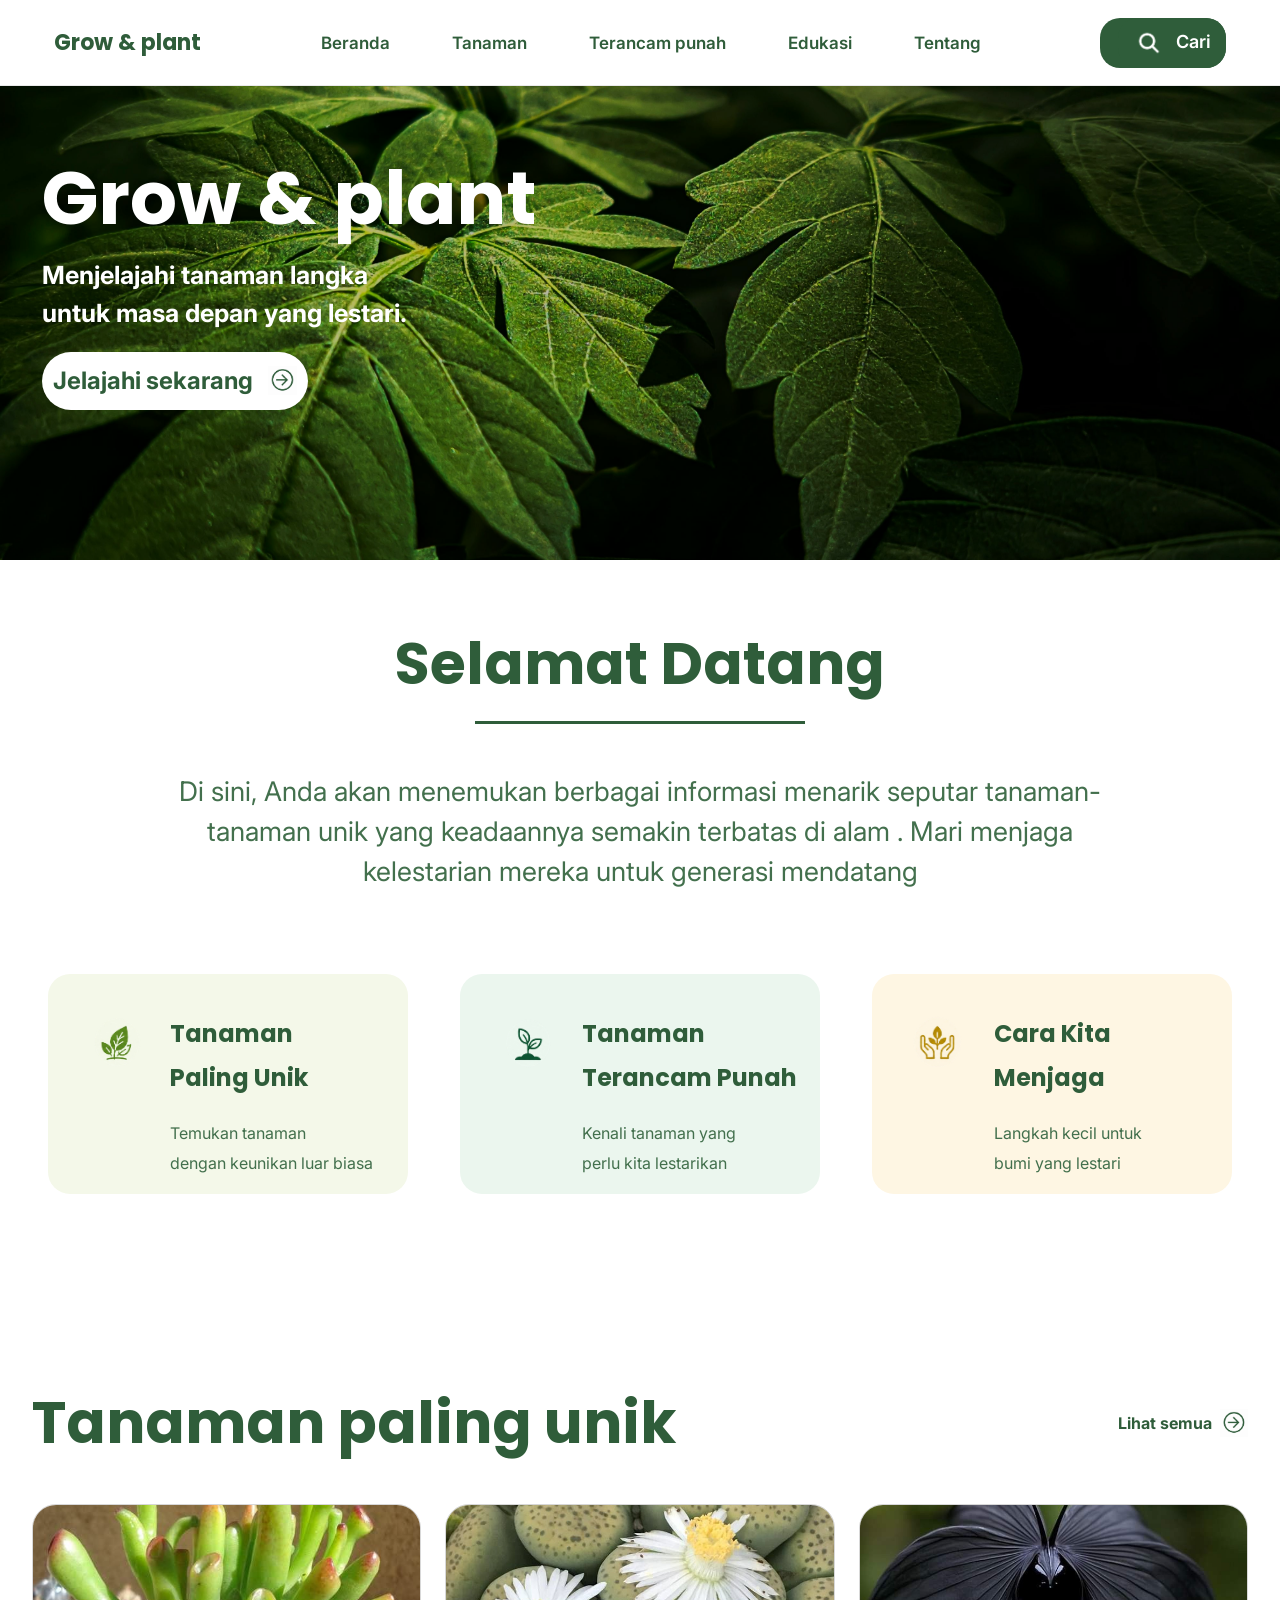
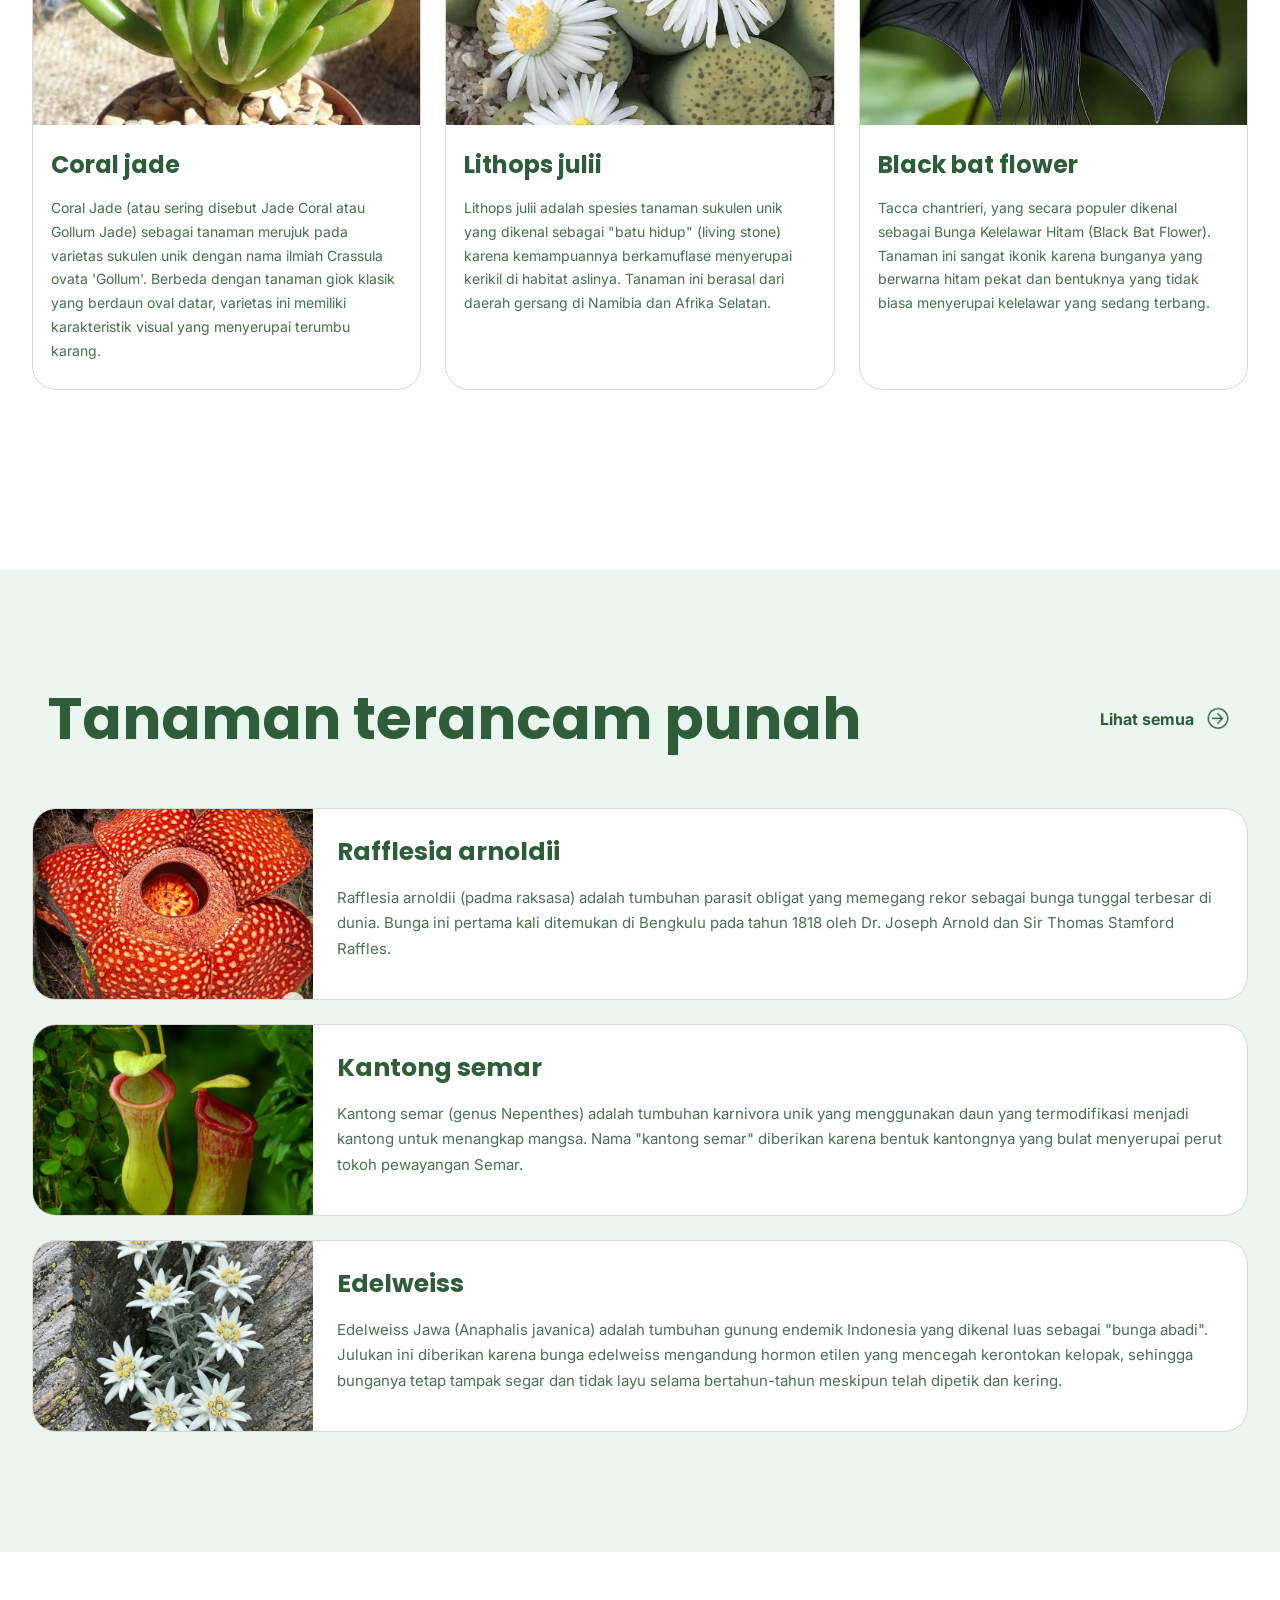
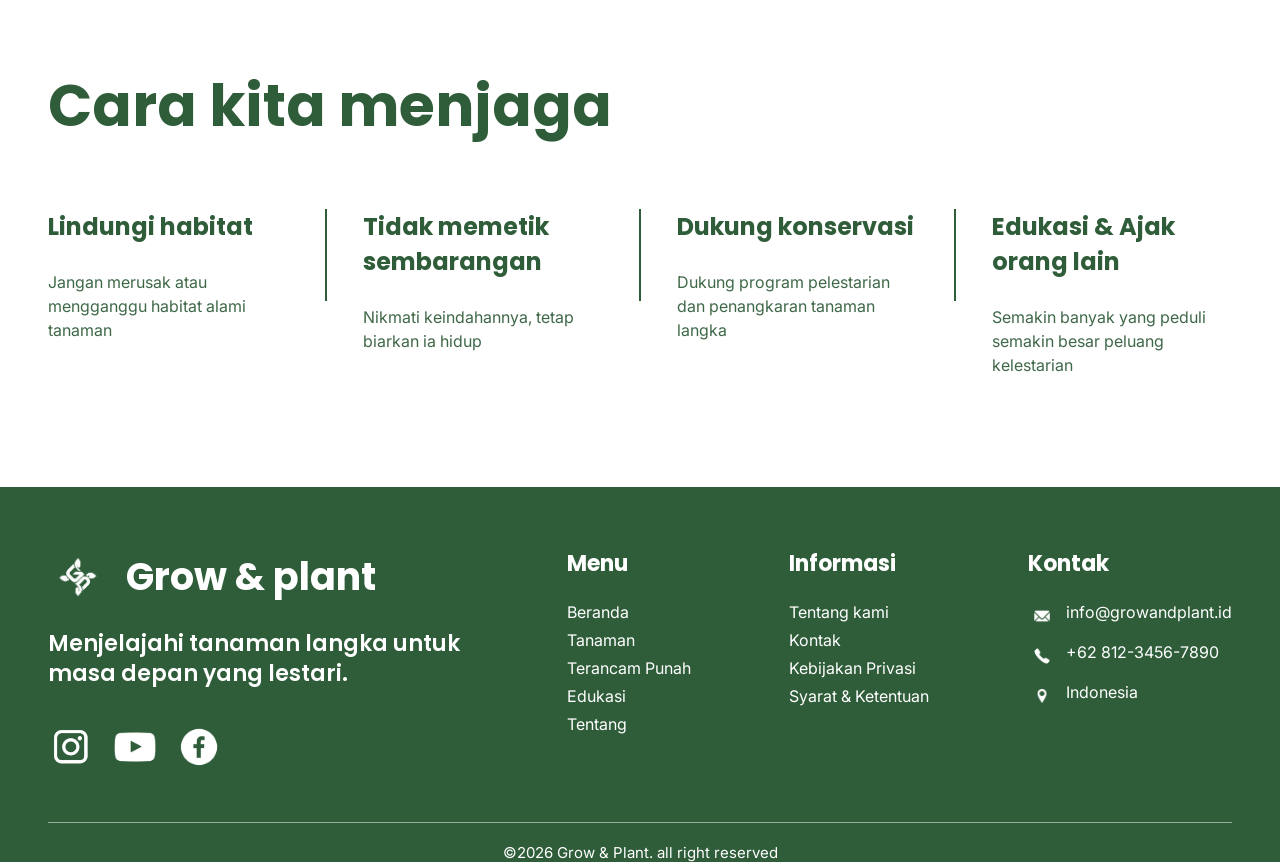
<file: index.html>
<!DOCTYPE html>
<html lang="id">
<head>
  <meta charset="UTF-8" />
  <meta name="viewport" content="width=device-width, initial-scale=1.0" />

  <title>Grow & Plant</title>

  <link rel="preconnect" href="https://fonts.googleapis.com">
  <link rel="preconnect" href="https://fonts.gstatic.com" crossorigin>

  <link href="https://fonts.googleapis.com/css2?family=Inter:wght@400;500;600;700;800&family=Poppins:wght@400;500;600;700&display=swap" rel="stylesheet">

  <link rel="stylesheet" href="style.css">

  <meta name="viewport" content="width=device-width, initial-scale=1.0">
  
</head>
<body>

  <header class="navbar">
    <div class="logo">
      Grow & plant
    </div>

    <div class="hamburger" id="hamburger">
    <span></span>
    <span></span>
    <span></span>
    </div>

    <nav class="nav-menu">
      <a href="#beranda">Beranda</a>
      <a href="#tanaman">Tanaman</a>
      <a href="#punah">Terancam punah</a>
      <a href="#edukasi">Edukasi</a>
      <a href="#tentang">Tentang</a>
    </nav>

    <div class="search-box">

    <input 
        type="text" id="searchInput" placeholder="Cari tanaman...">

    <button class="search-btn">

        <img src="cari.png" alt="cari" class="search-icon">

        <span>Cari</span>

    </button>

    <div class="search-suggestions" id="suggestions"></div>

</div>
  </header>

  <section class="hero">

    <div class="hero-image"></div>

    <div class="hero-overlay"></div>

    <div class="hero-content">

      <h1>
        Grow & plant
      </h1>

      <p>
        Menjelajahi tanaman langka<br>
        untuk masa depan yang lestari.
      </p>

      <button class="hero-btn">
        Jelajahi sekarang

        <img src="next.png" alt="" class="hero-arrow">

      </button>

    </div>

  </section>

  <section class="welcome-section" id="beranda">

    <h2>Selamat Datang</h2>

    <div class="title-line"></div>

    <p class="welcome-text">
      Di sini, Anda akan menemukan berbagai informasi menarik seputar tanaman-tanaman unik yang
      keadaannya semakin terbatas di alam . Mari menjaga kelestarian mereka untuk generasi mendatang
    </p>

    <div class="cards-container">

  <a href="#tanaman" class="info-card card-1">

      <img src="ikon1.png" alt="" class="card-icon">

      <div class="card-content">
          <h3>
              Tanaman<br>
              Paling Unik
          </h3>

          <p>
              Temukan tanaman<br>
              dengan keunikan luar biasa
          </p>
      </div>
  </a>

  <a href="#punah" class="info-card card-2">

      <img src="ikon2.png" alt="" class="card-icon">

      <div class="card-content">
          <h3>
              Tanaman<br>
              Terancam Punah
          </h3>

          <p>
              Kenali tanaman yang<br>
              perlu kita lestarikan
          </p>
      </div>

  </a>

  <a href="#edukasi" class="info-card card-3">

      <img src="ikon3.png" alt="" class="card-icon">

      <div class="card-content">
          <h3>
              Cara Kita<br>
              Menjaga
          </h3>

          <p>
              Langkah kecil untuk<br>
              bumi yang lestari
          </p>
      </div>

  </a>

</div>
  </section>

<section class="unique-plants-section" id="tanaman">

  <div class="unique-wrapper">
    

    <div class="section-header">

        <h2>Tanaman paling unik</h2>

        <a href="tanaman.html" class="see-all">
            <span>Lihat semua</span>

            <img src="next.png" alt="" class="arrow-icon">
        </a>

    </div>

    <div class="plants-cards-container">

        <div class="plant-card" id="coral">

            <img src="coral.png" alt="" class="plant-image">

            <div class="plant-content">

                <h3>Coral jade</h3>

                <p>
                    Coral Jade (atau sering disebut Jade Coral atau Gollum Jade) sebagai tanaman
                    merujuk pada varietas sukulen unik dengan nama ilmiah Crassula ovata 'Gollum'.
                    Berbeda dengan tanaman giok klasik yang berdaun oval datar, varietas ini
                    memiliki karakteristik visual yang menyerupai terumbu karang.
                </p>

            </div>

        </div>

        <div class="plant-card" id="lithops">

            <img src="aneh.png" alt="" class="plant-image">

            <div class="plant-content">

                <h3>Lithops julii</h3>

                <p>
                    Lithops julii adalah spesies tanaman sukulen unik yang dikenal sebagai
                    "batu hidup" (living stone) karena kemampuannya berkamuflase menyerupai
                    kerikil di habitat aslinya. Tanaman ini berasal dari daerah gersang di
                    Namibia dan Afrika Selatan.
                </p>

            </div>

        </div>

        <div class="plant-card" id="black-flower">

            <img src="black.png" alt="" class="plant-image">

            <div class="plant-content">

                <h3>Black bat flower</h3>

                <p>
                    Tacca chantrieri, yang secara populer dikenal sebagai Bunga Kelelawar Hitam
                    (Black Bat Flower). Tanaman ini sangat ikonik karena bunganya yang berwarna
                    hitam pekat dan bentuknya yang tidak biasa menyerupai kelelawar yang sedang
                    terbang.
                </p>

            </div>

        </div>

    </div>

  </div>

</section>

<section class="endangered-section" id="punah">

    <div class="endangered-header">

        <h2>Tanaman terancam punah</h2>

        <a href="punah.html" class="endangered-link">

            <span>Lihat semua</span>

            <img src="new.png" alt="" class="endangered-arrow">

        </a>

    </div>

    <div class="endangered-list">

        
        <div class="endangered-card" id="Rafflesia">

            <img src="rape.png" alt="" class="endangered-image">

            <div class="endangered-content">

                <h3>Rafflesia arnoldii</h3>

                <p>
                    Rafflesia arnoldii (padma raksasa) adalah tumbuhan parasit obligat yang
                    memegang rekor sebagai bunga tunggal terbesar di dunia. Bunga ini pertama kali ditemukan
                    di Bengkulu pada tahun 1818 oleh Dr. Joseph Arnold dan Sir Thomas Stamford Raffles.
                </p>

            </div>

        </div>

        <div class="endangered-card" id="kantong-semar">

            <img src="kato.png" alt="" class="endangered-image">

            <div class="endangered-content">

                <h3>Kantong semar</h3>

                <p>
                    Kantong semar (genus Nepenthes) adalah tumbuhan karnivora unik yang menggunakan daun yang termodifikasi 
                    menjadi kantong untuk menangkap mangsa. Nama "kantong semar" diberikan karena bentuk kantongnya yang bulat 
                    menyerupai perut tokoh pewayangan Semar.
                </p>

            </div>

        </div>

        <div class="endangered-card" id="edelweiss">

            <img src="edel.png" alt="" class="endangered-image">

            <div class="endangered-content">

                <h3>Edelweiss</h3>

                <p>
                    Edelweiss Jawa (Anaphalis javanica) adalah tumbuhan gunung endemik Indonesia yang dikenal luas sebagai "bunga abadi".
                    Julukan ini diberikan karena bunga edelweiss mengandung hormon etilen yang mencegah kerontokan kelopak, sehingga bunganya 
                    tetap tampak segar dan tidak layu selama bertahun-tahun meskipun telah dipetik dan kering.
                </p>

            </div>

        </div>

    </div>

</section>

<section class="education-section" id="edukasi">

    <h2>Cara kita menjaga</h2>

    <div class="education-container">

        <div class="education-item">

            <h3>Lindungi habitat</h3>

            <p>
                Jangan merusak atau
                mengganggu habitat alami
                tanaman
            </p>

        </div>

        <div class="education-line"></div>

        <div class="education-item">

            <h3>Tidak memetik sembarangan</h3>

            <p>
                Nikmati keindahannya,
                tetap biarkan ia hidup
            </p>

        </div>

        <div class="education-line"></div>

        <div class="education-item">

            <h3>Dukung konservasi</h3>

            <p>
                Dukung program pelestarian
                dan penangkaran tanaman
                langka
            </p>

        </div>

        <div class="education-line"></div>

        <div class="education-item">

            <h3>Edukasi & Ajak orang lain</h3>

            <p>
                Semakin banyak yang peduli
                semakin besar peluang
                kelestarian
            </p>

        </div>

    </div>

</section>

<footer class="footer-section" id="tentang">

    <div class="footer-container">

        <div class="footer-left">

            <div class="footer-logo">

                <img src="logo.png" alt="" class="footer-logo-img">

                <h2>Grow & plant</h2>

            </div>

            <p>
                Menjelajahi tanaman langka
                untuk masa depan yang lestari.
            </p>

            <div class="social-icons">

                <div class="social-box">
    <img src="ig.png" alt="">
</div>

<div class="social-box">
    <img src="yt.png" alt="">
</div>

<div class="social-box">
    <img src="fb.png" alt="">
</div>

            </div>

        </div>

        <div class="footer-column">

            <h3>Menu</h3>

            <a href="#beranda">Beranda</a>
            <a href="#tanaman">Tanaman</a>
            <a href="#punah">Terancam Punah</a>
            <a href="#edukasi">Edukasi</a>
            <a href="#tentang">Tentang</a>

        </div>

        <div class="footer-column">

            <h3>Informasi</h3>

            <a href="javascript:void(0)">Tentang kami</a>
            <a href="javascript:void(0)">Kontak</a>
            <a href="javascript:void(0)">Kebijakan Privasi</a>
            <a href="javascript:void(0)">Syarat & Ketentuan</a>

        </div>

        <div class="footer-column">

            <h3>Kontak</h3>

            <div class="contact-item">
                <img src="mail.png" alt="">
                <a href="javascript:void(0)">info@growandplant.id</a>
            </div>

            <div class="contact-item">
                <img src="telpon.png" alt="">
                <a href="javascript:void(0)">+62 812-3456-7890</a>
            </div>

            <div class="contact-item">
                <img src="map.png" alt="">
                <a href="javascript:void(0)">Indonesia</a>
            </div>

        </div>

    </div>

    <div class="footer-line"></div>

    <p class="footer-copy">
        ©2026 Grow & Plant. all right reserved
    </p>

</footer>

<script src="script.js"></script>

</body>
</html>
</file>
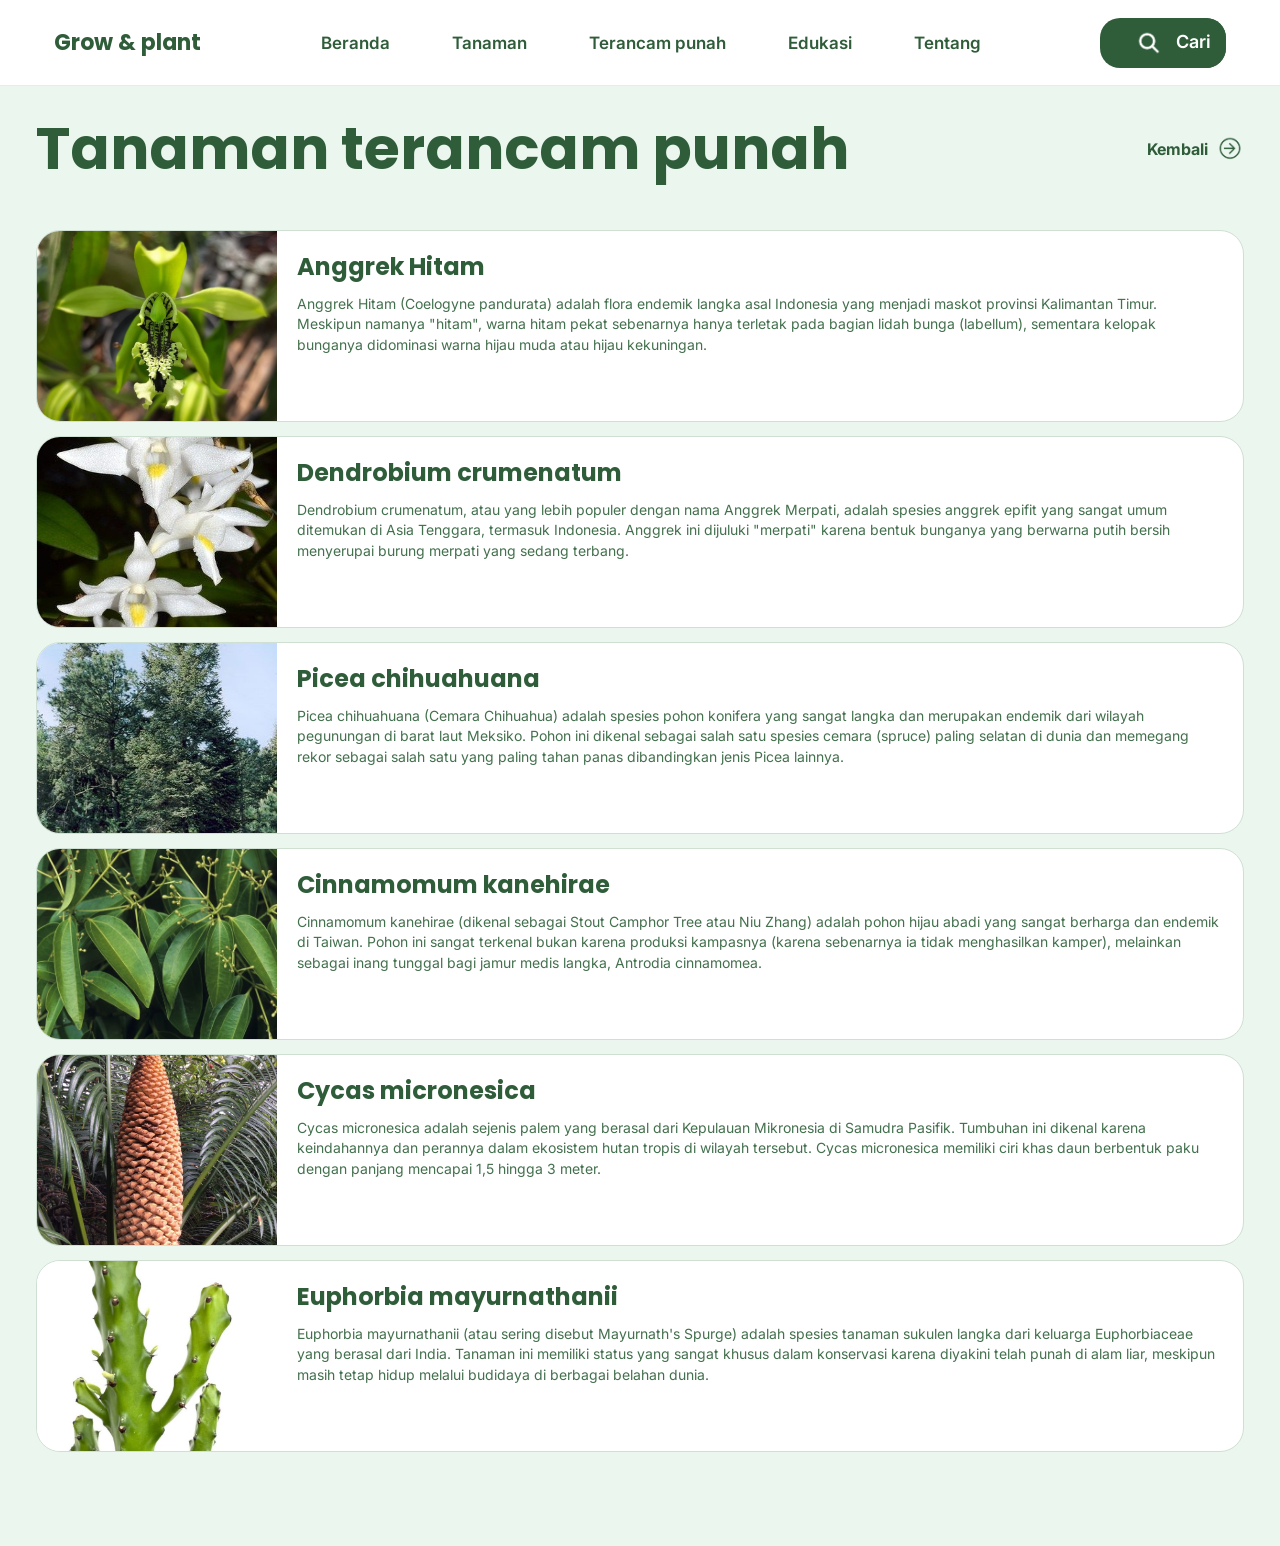
<file: punah.html>
<!DOCTYPE html>
<html lang="id">
<head>
  <meta charset="UTF-8">
  <meta name="viewport" content="width=device-width, initial-scale=1.0">

  <title>Tanaman Terancam Punah</title>

  <link rel="preconnect" href="https://fonts.googleapis.com">
  <link rel="preconnect" href="https://fonts.gstatic.com" crossorigin>

  <link href="https://fonts.googleapis.com/css2?family=Inter:wght@400;500;600;700;800&family=Poppins:wght@400;500;600;700&display=swap" rel="stylesheet">

  <link rel="stylesheet" href="style.css">
</head>
<body>

<header class="navbar">

    <div class="logo">
        Grow & plant
    </div>

    <div class="hamburger" id="hamburger">
    <span></span>
    <span></span>
    <span></span>
    </div>

    <nav class="nav-menu">
        <a href="index.html">Beranda</a>
        <a href="#">Tanaman</a>
        <a href="#">Terancam punah</a>
        <a href="#">Edukasi</a>
        <a href="#">Tentang</a>
    </nav>

    <div class="search-box">

    <input type="text" id="searchInput" placeholder="Cari tanaman...">

    <button class="search-btn">

        <img src="cari.png" alt="cari" class="search-icon">

        <span>Cari</span>

    </button>

    <div class="search-suggestions" id="suggestions"></div>
    
</div>

</header>

<section class="all-endangered-page">

    <div class="endangered-page-content">

        <div class="section-header">

            <h2>Tanaman terancam punah</h2>

            <a href="index.html" class="see-all">
                Kembali

                <img src="new.png" alt="" class="arrow-icon">
            </a>

        </div>

        <div class="endangered-card big-card" id="anggrek">

            <img src="hitam.png" alt="" class="endangered-image big-image">

            <div class="endangered-content">

                <h3>Anggrek Hitam</h3>

                <p>
                    Anggrek Hitam (Coelogyne pandurata) adalah flora endemik langka asal Indonesia yang menjadi maskot provinsi 
                    Kalimantan Timur. Meskipun namanya "hitam", warna hitam pekat sebenarnya hanya terletak pada bagian lidah bunga (labellum), 
                    sementara kelopak bunganya didominasi warna hijau muda atau hijau kekuningan.
                </p>

            </div>

        </div>

        <div class="endangered-card big-card" id="dendrobium">

            <img src="putih.png" alt="" class="endangered-image big-image">

            <div class="endangered-content">

                <h3>Dendrobium crumenatum</h3>

                <p>
                    Dendrobium crumenatum, atau yang lebih populer dengan nama Anggrek Merpati, adalah spesies anggrek epifit yang 
                    sangat umum ditemukan di Asia Tenggara, termasuk Indonesia. Anggrek ini dijuluki "merpati" karena bentuk bunganya yang 
                    berwarna putih bersih menyerupai burung merpati yang sedang terbang.
                </p>

            </div>

        </div>

        <div class="endangered-card big-card" id="picea">

            <img src="picek.png" alt="" class="endangered-image big-image">

            <div class="endangered-content">

                <h3>Picea chihuahuana</h3>

                <p>
                   Picea chihuahuana (Cemara Chihuahua) adalah spesies pohon konifera yang sangat langka dan merupakan endemik dari 
                   wilayah pegunungan di barat laut Meksiko. Pohon ini dikenal sebagai salah satu spesies cemara (spruce) paling selatan di dunia 
                   dan memegang rekor sebagai salah satu yang paling tahan panas dibandingkan jenis Picea lainnya.
                </p>

            </div>

        </div>

        <div class="endangered-card big-card" id="cinnamomum">

            <img src="cina.png" alt="" class="endangered-image big-image">

            <div class="endangered-content">

                <h3>Cinnamomum kanehirae</h3>

                <p>
                    Cinnamomum kanehirae (dikenal sebagai Stout Camphor Tree atau Niu Zhang) adalah pohon hijau abadi yang sangat 
                    berharga dan endemik di Taiwan. Pohon ini sangat terkenal bukan karena produksi kampasnya (karena sebenarnya ia tidak menghasilkan kamper), 
                    melainkan sebagai inang tunggal bagi jamur medis langka, Antrodia cinnamomea.
                </p>

            </div>

        </div>

        <div class="endangered-card big-card" id="cycas">

            <img src="cidea.png" alt="" class="endangered-image big-image">

            <div class="endangered-content">

                <h3>Cycas micronesica</h3>

                <p>
                    Cycas micronesica adalah sejenis palem yang berasal dari Kepulauan Mikronesia di Samudra Pasifik. Tumbuhan ini 
                    dikenal karena keindahannya dan perannya dalam ekosistem hutan tropis di wilayah tersebut. Cycas micronesica memiliki ciri khas 
                    daun berbentuk paku dengan panjang mencapai 1,5 hingga 3 meter. 
                </p>

            </div>

        </div>
       
        <div class="endangered-card big-card" id="euphorbia">

            <img src="bio.png" alt="" class="endangered-image big-image">

            <div class="endangered-content">

                <h3>Euphorbia mayurnathanii</h3>

                <p>
                    Euphorbia mayurnathanii (atau sering disebut Mayurnath's Spurge) adalah spesies tanaman sukulen langka dari keluarga 
                    Euphorbiaceae yang berasal dari India. Tanaman ini memiliki status yang sangat khusus dalam konservasi karena 
                    diyakini telah punah di alam liar, meskipun masih tetap hidup melalui budidaya di berbagai belahan dunia.
                </p>

            </div>

        </div>
        
    </div>

</section>

<script src="script.js"></script>

</body>
</html>
</file>
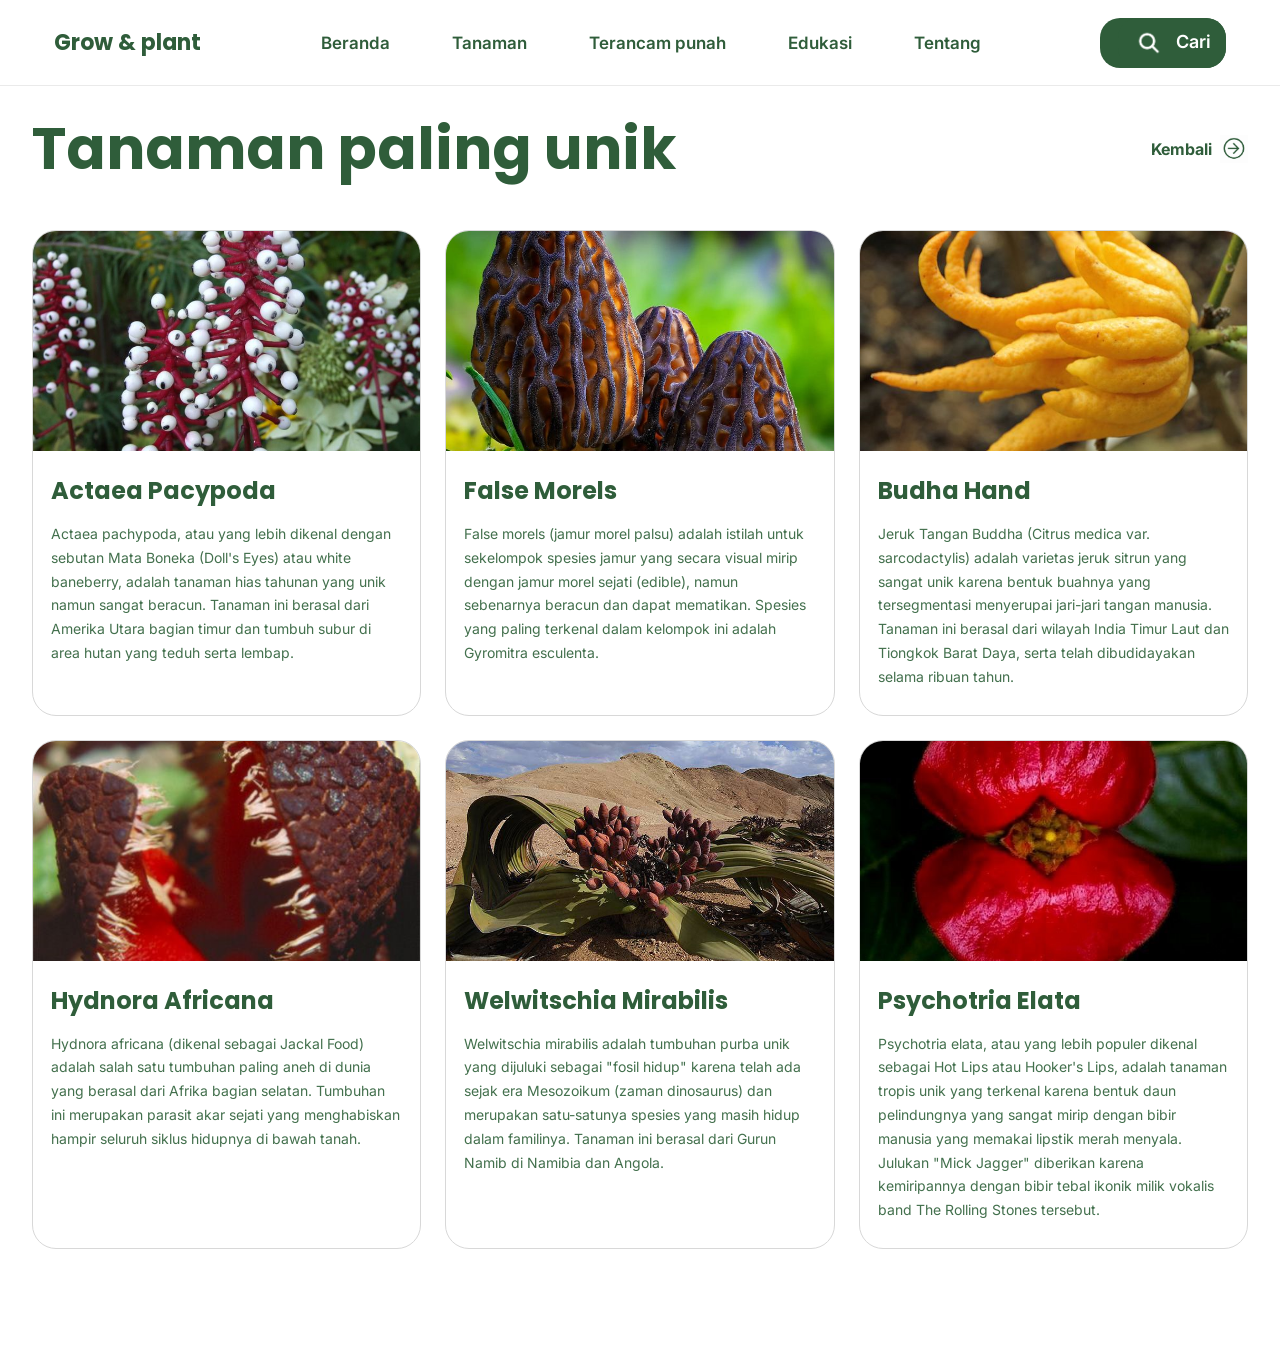
<file: tanaman.html>
<!DOCTYPE html>
<html lang="id">
<head>
  <meta charset="UTF-8">
  <meta name="viewport" content="width=device-width, initial-scale=1.0">

  <title>Tanaman Paling Unik</title>

  <link rel="preconnect" href="https://fonts.googleapis.com">
  <link rel="preconnect" href="https://fonts.gstatic.com" crossorigin>

  <link href="https://fonts.googleapis.com/css2?family=Inter:wght@400;500;600;700;800&family=Poppins:wght@400;500;600;700&display=swap" rel="stylesheet">

  <link rel="stylesheet" href="style.css">
</head>
<body>

  <header class="navbar">

    <div class="logo">
      Grow & plant
    </div>

    <div class="hamburger" id="hamburger">
    <span></span>
    <span></span>
    <span></span>
    </div>

    <nav class="nav-menu">
      <a href="index.html">Beranda</a>
      <a href="#">Tanaman</a>
      <a href="#">Terancam punah</a>
      <a href="#">Edukasi</a>
      <a href="#">Tentang</a>
    </nav>

    <div class="search-box">

    <input type="text" id="searchInput" placeholder="Cari tanaman...">

    <button class="search-btn">

        <img src="cari.png" alt="cari" class="search-icon">

        <span>Cari</span>

    </button>

    <div class="search-suggestions" id="suggestions"></div>
    
</div>

  </header>

  <section class="unique-plants-section">
    
    <div class="unique-wrapper">

    <div class="section-header">

        <h2>Tanaman paling unik</h2>

        <a href="index.html" class="see-all">
            Kembali

            <img src="next.png" alt="" class="arrow-icon">
        </a>

    </div>

    <div class="plants-cards-container">

        <div class="plant-card" id="actaea">

            <img src="a.png" alt="" class="plant-image">

            <div class="plant-content">

                <h3>Actaea Pacypoda</h3>

                <p>
                    Actaea pachypoda, atau yang lebih dikenal dengan sebutan Mata Boneka (Doll's Eyes) atau white baneberry,
                    adalah tanaman hias tahunan yang unik namun sangat beracun. Tanaman ini berasal dari Amerika Utara bagian timur 
                    dan tumbuh subur di area hutan yang teduh serta lembap.
                </p>

            </div>

        </div>

        <div class="plant-card" id="false">

            <img src="p.png" alt="" class="plant-image">

            <div class="plant-content">

                <h3>False Morels</h3>

                <p>
                    False morels (jamur morel palsu) adalah istilah untuk sekelompok spesies jamur
                    yang secara visual mirip dengan jamur morel sejati (edible), namun sebenarnya beracun dan dapat mematikan.
                    Spesies yang paling terkenal dalam kelompok ini adalah Gyromitra esculenta. 
                </p>

            </div>

        </div>

        <div class="plant-card" id="budha">

            <img src="budha.png" alt="" class="plant-image">

            <div class="plant-content">

                <h3>Budha Hand</h3>

                <p>
                    Jeruk Tangan Buddha (Citrus medica var. sarcodactylis) adalah varietas jeruk sitrun 
                    yang sangat unik karena bentuk buahnya yang tersegmentasi menyerupai jari-jari tangan manusia.
                    Tanaman ini berasal dari wilayah India Timur Laut dan Tiongkok Barat Daya, serta telah dibudidayakan selama ribuan tahun.
                </p>

            </div>

        </div>

        <div class="plant-card" id="hydnora">

            <img src="gigi.png" alt="" class="plant-image">

            <div class="plant-content">

                <h3>Hydnora Africana</h3>

                <p>
                    Hydnora africana (dikenal sebagai Jackal Food) adalah salah satu tumbuhan paling aneh di dunia
                    yang berasal dari Afrika bagian selatan. Tumbuhan ini merupakan parasit akar sejati 
                    yang menghabiskan hampir seluruh siklus hidupnya di bawah tanah.
                </p>

            </div>

        </div>

        <div class="plant-card" id="welwitschia">

            <img src="gurun.png" alt="" class="plant-image">

            <div class="plant-content">

                <h3>Welwitschia Mirabilis</h3>

                <p>
                    Welwitschia mirabilis adalah tumbuhan purba unik yang dijuluki sebagai "fosil hidup" 
                    karena telah ada sejak era Mesozoikum (zaman dinosaurus) dan merupakan satu-satunya spesies yang masih hidup dalam familinya.
                    Tanaman ini berasal dari Gurun Namib di Namibia dan Angola.
                </p>

            </div>

        </div>

        <div class="plant-card" id="psychotria">

            <img src="lip.png" alt="" class="plant-image">

            <div class="plant-content">

                <h3>Psychotria Elata</h3>

                <p>
                    Psychotria elata, atau yang lebih populer dikenal sebagai Hot Lips atau Hooker's Lips, 
                    adalah tanaman tropis unik yang terkenal karena bentuk daun pelindungnya yang sangat mirip dengan bibir manusia yang memakai lipstik merah menyala.
                     Julukan "Mick Jagger" diberikan karena kemiripannya dengan bibir tebal ikonik milik vokalis band The Rolling Stones tersebut.
                </p>

            </div>

        </div>

    </div>

</div>

</section>

<script src="script.js"></script>

</body>
</html>
</file>
<file: style.css>
*{
    margin: 0;
    padding: 0;
    box-sizing: border-box;
}

html{
    scroll-behavior: smooth;
}

body{
    margin: 0;
    padding: 0;
    overflow-x: hidden;
    background: white;
}

.navbar{
    width: 100%;
    height: 86px;

    background: #FFFFFF;

    display: flex;
    align-items: center;
    justify-content: space-between;

    padding: 0 54px;

    border-bottom: 1px solid #EAEAEA;

    position: fixed;
    top: 0;
    left: 0;
    z-index: 9999;

    box-sizing: border-box;
}

.logo{
    font-family: 'Poppins', sans-serif;
    font-size: 22px;
    font-weight: 700;

    color: #2F5D3A;
}

.nav-menu{
    display: flex;
    align-items: center;
    gap: 62px;
}

.nav-menu a{
    text-decoration: none;

    font-family: 'Inter', sans-serif;
    font-size: 17px;
    font-weight: 600;

    color: #2F5D3A;
}



.hero{
    width: 100%;
    height: 560px;

    position: relative;
    overflow: hidden;

    display: flex;
    align-items: center;
}

.hero-image{
    width: 100%;
    height: 100%;

    background-image: url('images/hero.jpg');
    background-size: cover;
    background-position: center;

    position: absolute;
}

.hero-overlay{
    width: 100%;
    height: 100%;

    background: rgba(0,0,0,0.28);

    position: absolute;
}

.hero-content{
    position: relative;
    z-index: 2;

    padding-left: 42px;
}

.hero-content h1{
    font-family: 'Poppins', sans-serif;
    font-size: 74px;
    font-weight: 700;

    color: white;

    line-height: 95px;
}

.hero-content p{
    margin-top: 10px;

    font-family: 'Inter', sans-serif;
    font-size: 25px;
    font-weight: 700;

    color: white;

    line-height: 38px;
}

.hero-btn{
    margin-top: 20px;

    width: 266px;
    height: 58px;

    border: none;
    border-radius: 40px;

    background: white;

    color: #2F5D3A;

    font-family: 'Inter', sans-serif;
    font-size: 24px;
    font-weight: 700;

    display: flex;
    align-items: center;
    justify-content: center;
    gap: 15px;

    cursor: pointer;
}

.hero-arrow{
    width: 29px;
    height: 29px;

    object-fit: contain;

    display: block;
}


.welcome-section{
    width: 100%;

    padding-top: 60px;
    padding-bottom: 80px;

    background: white;
    scroll-margin-top: 50px;
}

.welcome-section h2{
    text-align: center;

    font-family: 'Poppins', sans-serif;
    font-size: 58px;
    font-weight: 700;

    color: #2F5D3A;
}

.title-line{
    width: 330px;
    height: 3px;

    background: #2F5D3A;

    margin: 14px auto 0 auto;
}

.welcome-text{
    margin-top: 48px;

    text-align: center;

    font-family: 'Inter', sans-serif;
    font-size: 27px;
    font-weight: 400;

    color: #43704D;

    line-height: 40px;

    padding: 0 150px;
}

.cards-container{
    margin-top: 82px;

    display: flex;
    justify-content: center;
    gap: 52px;
}

.info-card{
    width: 360px;
    height: 220px;

    border-radius: 22px;

    padding-top: 38px;
    padding-left: 36px;

    display: flex;
    gap: 24px;
}

.card-1{
    background: #F4F8E9;
}

.card-2{
    background: #EBF6EE;
}

.card-3{
    background: #FEF6E3;
}

.card-icon{
    width: 62px;
    height: 62px;

    object-fit: contain;

    flex-shrink: 0;
}
.card-content h3{
    font-family: 'Poppins', sans-serif;
    font-size: 24px;
    font-weight: 700;

    line-height: 44px;

    color: #2F5D3A;
}

.card-content p{
    margin-top: 18px;

    font-family: 'Inter', sans-serif;
    font-size: 16px;
    font-weight: 400;

    line-height: 30px;

    color: #43704D;
}

.info-card{
    text-decoration: none;

    transition: 
    transform 0.35s ease,
    box-shadow 0.35s ease;
}

.info-card:hover{
    transform: translateY(-10px);

    box-shadow: 0 18px 35px rgba(0,0,0,0.10);
}

.info-card:active{
    transform: scale(0.96);
}

.info-card{
    text-decoration: none;

    cursor: pointer;

    transition: transform 0.25s ease;
}

.info-card:hover{
    transform: translateY(-6px);
}

.unique-plants-section{
    width: 100%;

    background: white;

    padding-top: 0;
    padding-bottom: 120px;

    margin-top: 120px;

    scroll-margin-top: 100px;
}

.unique-wrapper{
    max-width: 1344px;

    margin: auto;

    padding: 0 32px;
}

.section-header{
    width: 100%;

    display: flex;
    align-items: center;
    justify-content: space-between;

    margin-bottom: 52px;
}

.section-header h2{
    font-family: 'Poppins', sans-serif;
    font-size: 58px;
    font-weight: 700;

    color: #2F5D3A;

    line-height: 1;
}

.see-all{
    text-decoration: none;

    display: flex;
    align-items: center;
    gap: 8px;

    font-family: 'Inter', sans-serif;
    font-size: 16px;
    font-weight: 700;

    color: #2F5D3A;
}

.arrow-icon{
    width: 28px;
    height: 28px;

    object-fit: contain;
}

.plants-cards-container{
    width: 100%;

    display: flex;
    justify-content: space-between;

    gap: 24px;

    flex-wrap: wrap;
}

.plant-card{
    width: calc(33.333% - 16px);

    background: white;

    border: 1px solid #D8D8D8;
    border-radius: 24px;

    overflow: hidden;
}

.plant-image{
    width: 100%;
    height: 220px;

    object-fit: cover;

    display: block;
}

.plant-content{
    padding: 22px 18px 26px;
}

.plant-content h3{
    font-family: 'Poppins', sans-serif;
    font-size: 24px;
    font-weight: 700;

    color: #2F5D3A;
}

.plant-content p{
    margin-top: 14px;

    font-family: 'Inter', sans-serif;
    font-size: 14px;

    line-height: 1.7;

    color: #43704D;
}

.endangered-section{
    width: 100%;

    background: #EBF6EE;

    padding-top: 120px;
    padding-bottom: 120px;

    margin-top: 60px;
}

.endangered-header{
    max-width: 1440px;

    margin: auto;

    padding: 0 48px;
}

.endangered-list{
    max-width: 1344px;

    margin: auto;

    padding: 0 32px;
}

.endangered-header{
    width: 100%;

    display: flex;
    align-items: center;
    justify-content: space-between;

    margin-bottom: 60px;
}

.endangered-list{
    padding: 0 32px;
}

.endangered-header h2{
    font-family: 'Poppins', sans-serif;
    font-size: 58px;
    font-weight: 700;

    color: #2F5D3A;

    line-height: 1;

    margin: 0;
}

.endangered-link{
    text-decoration: none;

    display: flex;
    align-items: center;
    gap: 10px;

    font-family: 'Inter', sans-serif;
    font-size: 16px;
    font-weight: 700;

    color: #2F5D3A;
}

.endangered-arrow{
    width: 28px;
    height: 28px;

    object-fit: contain;
}

.endangered-list{
    display: flex;
    flex-direction: column;
    gap: 24px;
}

.endangered-card{
    width: 100%;

    background: white;

    border-radius: 24px;

    overflow: hidden;

    display: flex;

    border: 1px solid #D8D8D8;
}

.endangered-image{
    width: 280px;
    height: 190px;

    object-fit: cover;

    flex-shrink: 0;
}

.endangered-content{
    padding: 24px;
}

.endangered-content h3{
    font-family: 'Poppins', sans-serif;
    font-size: 25px;
    font-weight: 700;

    color: #2F5D3A;

    margin-bottom: 14px;
}

.endangered-content p{
    font-family: 'Inter', sans-serif;
    font-size: 15px;

    line-height: 1.7;

    color: #4A7053;
}

.unique-plants-section{
    max-width: 1440px;
    margin-left: auto;
    margin-right: auto;
}

#tanaman{
    scroll-margin-top: 120px;
}

.all-endangered-page{
    width: 100%;
    min-height: 100vh;

    background: #EBF6EE;
    padding-top: 120px;
}

.endangered-page-content{
    padding-left: 36px;
    padding-right: 36px;

    padding-top: 0;
    padding-bottom: 80px;
}

.big-card{
    margin-bottom: 14px;

    background: white;

    border-radius: 24px;

    overflow: hidden;

    border: 1px solid #CFE0D3;

    display: flex;
}

.big-image{
    width: 240px;
    height: 190px;

    object-fit: cover;

    flex-shrink: 0;
}

.big-card .endangered-content{
    padding: 18px 20px;
}

.big-card .endangered-content h3{
    font-family: 'Poppins', sans-serif;
    font-size: 24px;
    font-weight: 700;

    color: #2F5D3A;

    margin-bottom: 10px;
}

.big-card .endangered-content p{
    font-family: 'Inter', sans-serif;
    font-size: 14px;

    line-height: 1.45;

    color: #43704D;
}

#tanaman,

#tentang{
    scroll-margin-top: 110px;
}

#punah{
    scroll-margin-top: 1px;
}
#edukasi{
    scroll-margin-top: 1px;
}
#beranda{
    scroll-margin-top: 32px;
}

.education-section{
    width: 100%;

    padding: 110px 48px;

    background: white;
}

.education-section h2{
    font-family: 'Poppins', sans-serif;
    font-size: 58px;
    font-weight: 700;

    color: #2F5D3A;

    text-align: left;

    margin-bottom: 60px;
}

.education-container{
    display: flex;
    justify-content: space-between;
    align-items: flex-start;

    gap: 36px;
}

.education-item{
    width: 100%;
}

.education-item h3{
    font-family: 'Poppins', sans-serif;
    font-size: 24px;
    font-weight: 700;

    color: #2F5D3A;

    margin-bottom: 26px;
}

.education-item p{
    font-family: 'Inter', sans-serif;
    font-size: 16px;

    line-height: 1.5;

    color: #3F6848;
}

.education-line{
    width: 2px;
    height: 92px;

    background: #2F5D3A;

    flex-shrink: 0;
}

.footer-section{
    width: 100%;

    background: #2F5D3A;

    padding: 60px 48px 24px 48px;

    margin-bottom: 0;
}

.footer-container{
    display: flex;
    justify-content: space-between;
    align-items: flex-start;

    gap: 50px;
}

.footer-left{
    max-width: 420px;
}

.footer-logo{
    display: flex;
    align-items: center;

    gap: 18px;

    margin-bottom: 22px;
}

.logo-placeholder{
    width: 52px;
    height: 52px;

    border-radius: 14px;

    background: rgba(255,255,255,0.18);
}

.footer-logo h2{
    font-family: 'Poppins', sans-serif;
    font-size: 38px;
    font-weight: 700;

    color: white;

    line-height: 1;
}

.footer-left p{
    font-family: 'Poppins', sans-serif;
    font-size: 22px;
    font-weight: 600;

    line-height: 1.4;

    color: white;
}

.social-icons{
    display: flex;
    gap: 18px;

    margin-top: 34px;
}

.social-box{
    width: 46px;
    height: 46px;

    border-radius: 12px;

    display: flex;
    align-items: center;
    justify-content: center;

    color: white;

    font-family: 'Inter', sans-serif;
    font-weight: 700;
}

.footer-column h3{
    font-family: 'Poppins', sans-serif;
    font-size: 22px;
    font-weight: 700;

    color: white;

    margin-bottom: 22px;
}

.footer-column{
    display: flex;
    flex-direction: column;
}

.footer-column a{
    text-decoration: none;

    font-family: 'Inter', sans-serif;
    font-size: 16px;

    color: white;

    margin-bottom: 8px;

    transition: opacity 0.2s ease;
}

.footer-column a:hover{
    opacity: 0.7;
}

.footer-line{
    width: 100%;
    height: 1px;

    background: rgba(255,255,255,0.5);

    margin-top: 52px;
}

.footer-copy{
    text-align: center;

    margin-top: 20px;

    font-family: 'Inter', sans-serif;
    font-size: 15px;

    color: white;
}
.footer-logo-img{
    width: 60px;
    height: 60px;

    object-fit: contain;
}

.social-box img{
    width: 50px;
    height: 50px;

    object-fit: contain;
}

.footer-section{
    margin-bottom: 0;
}

.footer-section{
    margin-bottom: 0;
    padding-bottom: 0;
}
.contact-item{
    display: flex;
    align-items: center;
    gap: 10px;

    margin-bottom: 12px;
}

.contact-item img{
    width: 28px;
    height: 28px;

    object-fit: contain;
    flex-shrink: 0;
}

.search-box{
    display: flex;
    align-items: center;

    background: #2F5D3A;

    border-radius: 20px;

    width: 126px;
    height: 50px;

    overflow: visible;

    transition: 0.35s ease;

    position: relative;
}

.search-box.active{
    width: 300px;
}

#searchInput{
    width: 0;

    opacity: 0;

    border: none;
    outline: none;

    background: transparent;

    color: white;

    padding-left: 18px;

    font-family: 'Inter', sans-serif;
    font-size: 16px;

    transition: 0.35s ease;
}

.search-suggestions{
    position: absolute;

    top: 60px;
    left: 0;

    width: 100%;

    background: white;

    border-radius: 16px;

    overflow: hidden;

    box-shadow: 0 10px 30px rgba(0,0,0,0.12);

    display: none;

    z-index: 9999;
}

.suggestion-item{
    padding: 14px 18px;

    cursor: pointer;

    font-family: 'Inter', sans-serif;

    color: #2F5D3A;

    transition: 0.2s ease;
}

.suggestion-item:hover{
    background: #F4F8E9;
}

#searchInput::placeholder{
    color: rgba(255,255,255,0.7);
}

.search-box.active #searchInput{
    width: 180px;

    opacity: 1;
}

.search-btn{
    width: 126px;
    height: 50px;

    border: none;
    border-radius: 20px;

    background: #2F5D3A;

    color: white;

    font-family: 'Inter', sans-serif;
    font-size: 18px;
    font-weight: 600;

    display: flex;
    align-items: center;
    justify-content: center;
    gap: 12px;

    cursor: pointer;
}

.search-icon{
    width: 30px;
    height: 30px;

    object-fit: contain;

    display: block;
}

.search-btn span{
    display: flex;
    align-items: center;
    line-height: 1;
    margin-top: -1px;
}

.plant-card,
.endangered-card,
.big-card{
    scroll-margin-top: 120px;
}

.hamburger{
    display: none;

    flex-direction: column;

    gap: 5px;

    cursor: pointer;
}

.hamburger span{
    width: 26px;
    height: 3px;

    background: #2F5D3A;

    border-radius: 10px;

    transition: 0.3s;
}

@media screen and (max-width: 768px){

.navbar{
    height: 86px;

    padding: 0 20px;

    display: flex;
    align-items: center;
    justify-content: space-between;
}

.hamburger{
    display: flex;

    order: 1;

    flex-shrink: 0;
}

.logo{
    order: 2;

    font-size: 20px;

    margin-left: 14px;

    margin-right: auto;
}

.search-box{
    order: 3;

    flex-shrink: 0;
}

.nav-menu{
    position: absolute;

    top: 86px;
    left: 0;

    width: 100%;

    background: white;

    flex-direction: column;

    align-items: center;

    gap: 26px;

    padding: 30px 0;

    border-top: 1px solid #EAEAEA;

    display: none;
}

.nav-menu.active{
    display: flex;
}

.nav-menu a{
    font-size: 16px;
}

.hero{
    height: 500px;
}

.hero-content{
    padding-left: 20px;
    padding-right: 20px;
}

.hero-content h1{
    font-size: 52px;

    line-height: 60px;
}

.hero-content p{
    font-size: 20px;

    line-height: 30px;
}

.hero-btn{
    width: 220px;
    height: 54px;

    font-size: 20px;
}

.see-all{
    font-size: 0;
}

.see-all span,
.endangered-link span{
    display: none;
}

.back-link span{
    display: none;
}

.info-card{
    width: 31%;

    min-width: 0;

    height: 190px;

    padding: 20px 10px;

    border-radius: 24px;

    display: flex;
    flex-direction: column;

    align-items: center;

    justify-content: flex-start;

    text-align: center;

    gap: 14px;
}

.card-icon{
    width: 52px;
    height: 52px;
}

.card-content h3{
    font-size: 16px;

    line-height: 1.4;

    margin: 0;
}

.card-content p{
    display: none;
}

.cards-container{
    gap: 10px;

    align-items: stretch;
}

.plant-card{
    width: 100%;
}

.endangered-card{
    flex-direction: column;
}

.endangered-image{
    width: 100%;
    height: 220px;
}

.footer-container{
    flex-direction: column;

    gap: 40px;
}

.footer-left{
    max-width: 100%;
}

.section-header h2,
.endangered-header h2,
.education-section h2{
    font-size: 40px;
}

.welcome-text{
    padding: 0 20px;

    font-size: 18px;

    line-height: 32px;
}

.welcome-section h2{
    font-size: 34px;
}


.search-box{
    width: 180px;
    height: 50px;

    background: #2F5D3A;
    border-radius: 18px;

    display: flex;
    align-items: center;

    overflow: visible;

    transition: 0.3s ease;
}

.search-box.active{
    width: 190px;
}

.search-btn{
    width: 80px;
    min-width: 60px;
    height: 60px;

    border: none;
    background: transparent;

    color: white;

    display: none;
    align-items: center;
    justify-content: center;

    font-family: 'Inter', sans-serif;
    font-size: 16px;
    font-weight: 600;

    cursor: pointer;
}

.search-icon{
    display: none;
}

.search-btn span{
    display: block;
    margin-top: 0;
}

.search-box.active .search-btn span{
    display: none;
}

#searchInput{
    width: 100%;
    height: 100%;
    opacity: 1;

    padding: 0 15px;
    border: none;
    outline: none;

    background: transparent;

    color: white;

    font-size: 14px;
}

.search-box.active #searchInput{
    width: 120px;
    opacity: 1;
    padding-left: 12px;
}

.education-section{
    padding: 80px 20px;
}

.education-section h2{
    text-align: left;

    font-size: 38px;

    margin-bottom: 40px;
}

.education-container{
    flex-direction: column;

    gap: 0;
}

.education-line{
    width: 100%;

    height: 2px;

    margin: 24px 0;

    display: block;

    background: #2F5D3A;
}

.education-item{
    width: 100%;

    padding: 0;
}

.education-item h3{
    font-size: 22px;

    margin-bottom: 12px;
}

.education-item p{
    font-size: 15px;

    line-height: 1.7;
}

}
</file>
